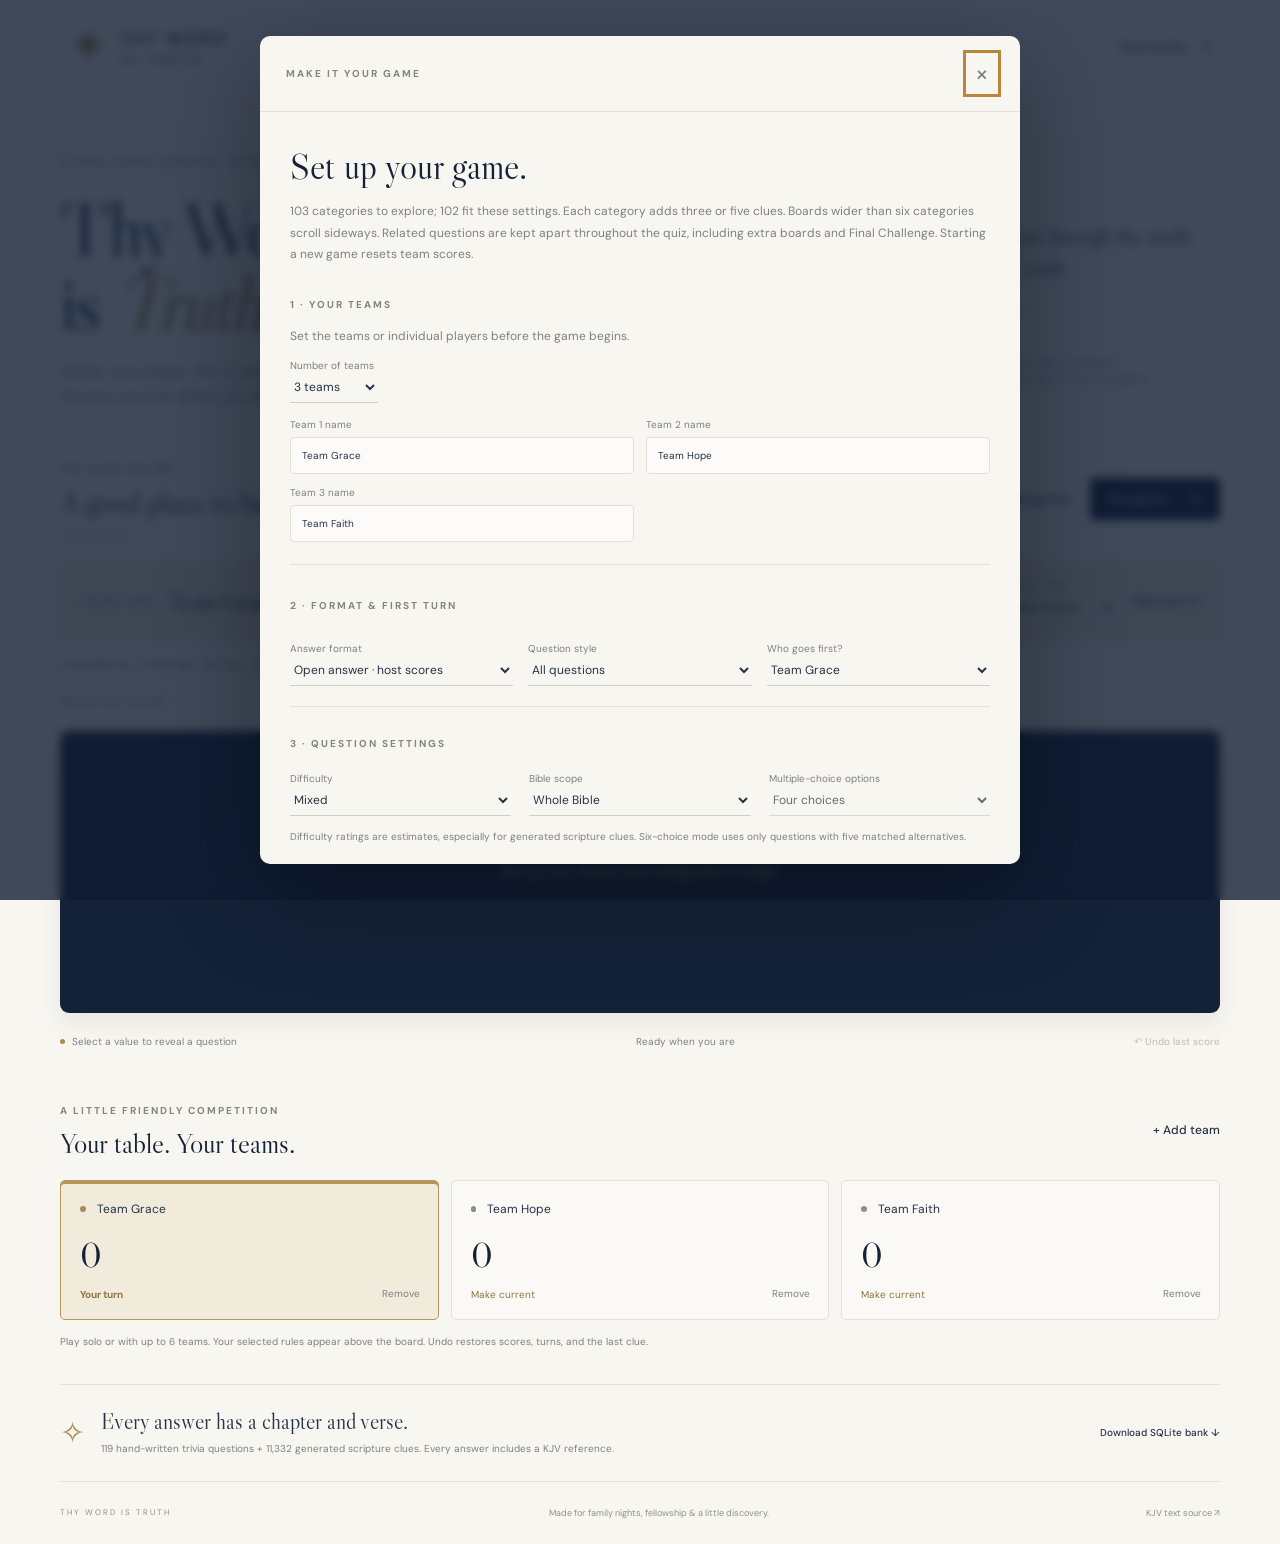
<file: index.html>
<!doctype html>
<html lang="en">
<head><meta charset="utf-8"><meta name="viewport" content="width=device-width, initial-scale=1"><meta name="theme-color" content="#111e32"><title>Thy Word Is Truth · A KJV Bible Trivia Game</title><meta name="description" content="A KJV Bible trivia game for family nights and fellowship. Choose categories, form teams, and explore thousands of Scripture questions."><link rel="stylesheet" href="style.css"><link rel="stylesheet" href="controls.css"><link rel="stylesheet" href="choices.css"><link rel="stylesheet" href="settings.css"><script src="vendor/sql-wasm.js" defer></script><script src="app.js" type="module"></script></head>
<body>
<header><a class="brand" href="./"><span class="brand-icon">✦</span><span>THY WORD<span class="brand-sub">IS TRUTH</span></span></a><span class="header-caption">A KJV Bible Trivia Game</span><button id="help" class="quiet">How to play <span>↗</span></button></header>
<main>
<section class="intro"><div><div class="eyebrow"><span class="dot"></span> KING JAMES VERSION · 66 BOOKS</div><h1>Thy Word<br>is <em>Truth.</em></h1><p>Gather your people. Pick a category.<br>See how much Scripture you know.</p></div><aside class="intro-aside"><div class="verse-mark">“</div><blockquote>Sanctify them through thy truth:<br>thy word is truth.</blockquote><span>JOHN 17:17 · KJV</span><div class="bank-stat"><strong id="bank-count">Loading…</strong><span>scripture questions<br>ready for your next game</span></div></aside></section>
<section class="game-section" aria-label="Game board"><div class="game-toolbar"><div><span class="eyebrow">THE GAME BOARD</span><h2 id="round-title">A good place to begin.</h2><span id="board-format" class="format-label">OPEN ANSWER</span></div><div class="toolbar-actions"><button id="choose-categories" class="quiet" disabled>Choose categories</button><button id="new-game" class="primary" disabled>New game <span>↻</span></button></div></div>
<div class="turn-banner"><div aria-live="polite"><span class="eyebrow">YOUR TURN</span><strong id="turn-name">Team Grace</strong><small id="turn-rule-note">Pick a clue. Turns rotate in team order.</small></div><div class="turn-controls"><label>Current team<select id="turn-select"></select></label><button id="next-turn" class="quiet">Next turn →</button></div></div>
<div id="rules-summary" class="rules-summary"></div><div class="game-status" id="game-status" hidden><strong id="game-status-text"></strong><button id="game-action" class="primary"></button></div><div class="host-toolbar"><button id="resume-clue" class="quiet" hidden>Resume current clue →</button><button id="review-answer" class="quiet" disabled>Review last answer</button><a id="open-player" class="quiet" href="player.html" target="_blank" rel="noopener" hidden>Open player display ↗</a><button id="public-reveal" class="quiet" hidden>Reveal last answer to players</button></div><div class="board-shell"><div id="board" class="board" aria-busy="true"><p class="loading">Opening the question bank…</p></div></div>
<div class="board-footer"><span><i class="gold-dot"></i> Select a value to reveal a question</span><span id="progress">0 / 30 played</span><button id="undo" class="quiet" disabled>↶ Undo last score</button></div>
</section>
<section class="teams-section"><div class="teams-heading"><div><span class="eyebrow">A LITTLE FRIENDLY COMPETITION</span><h2>Your table. Your teams.</h2></div><button id="add-team" class="quiet">+ Add team</button></div><div id="teams" class="teams"></div><p class="small-note">Play solo or with up to 6 teams. Your selected rules appear above the board. Undo restores scores, turns, and the last clue.</p></section>
<section class="bottom-note"><span class="note-icon">✧</span><div><h3>Every answer has a chapter and verse.</h3><p id="bank-description">Hand-written trivia and scripture clues, grounded in the King James Version.</p></div><a href="questions.sqlite" download class="quiet download">Download SQLite bank ↓</a></section>
</main>
<footer><span>THY WORD IS TRUTH</span><span>Made for family nights, fellowship & a little discovery.</span><a href="https://github.com/thiagobodruk/bible/blob/master/json/en_kjv.json" target="_blank" rel="noreferrer">KJV text source ↗</a></footer>
<dialog id="clue-dialog" aria-labelledby="clue-title"><div class="dialog-top"><span id="clue-meta" class="eyebrow"></span><button id="close-clue" class="icon-button" aria-label="Close question">×</button></div><div class="clue-body"><span id="clue-kind" class="pill"></span><p id="clue-turn" class="clue-turn"></p><div class="clue-tools"><span id="clue-timer" role="timer" aria-label="Time remaining"></span><button id="pause-clock" class="quiet" hidden>Pause timer</button><button id="hint-5050" class="quiet" hidden>50/50 hint</button></div><section id="daily-wager" class="wager-panel" hidden><h3>Bonus Wager</h3><p id="wager-limit"></p><label>Your wager<input id="wager-input" type="number" min="0" step="1" value="0"></label><p id="wager-error" role="alert"></p><button id="lock-wager" class="primary">Lock wager & reveal clue →</button></section><h2 id="clue-title"></h2><div id="choice-area" hidden><div id="mc-options" aria-label="Answer choices"></div><p id="mc-feedback" role="status"></p><div class="mc-actions"><button id="mc-pass" class="quiet">Pass · no score →</button><button id="mc-submit" class="primary" disabled>Lock in answer</button><button id="mc-next" class="primary" hidden>Next turn →</button></div></div><button id="reveal" class="primary">Reveal answer <span>↓</span></button><div id="answer-area" hidden><span class="eyebrow">THE ANSWER</span><h3 id="answer"></h3><details><summary id="reference"></summary><p id="evidence"></p></details><div id="manual-scoring" class="scoring"><label>Answering team<select id="answer-team"></select></label><div class="score-actions"><button id="wrong" class="wrong">Incorrect −</button><button id="right" class="primary">Correct +</button></div></div><button id="skip" class="quiet skip">No score · mark as played →</button></div></div></dialog>
<dialog id="help-dialog" aria-labelledby="help-title"><div class="dialog-top"><span class="eyebrow">WELCOME TO THE TABLE</span><button id="close-help" class="icon-button" aria-label="Close instructions">×</button></div><div class="help-body"><h2 id="help-title">Make the game your own.</h2><ol><li>Choose New game. Set team count, names, the starting team, answer format, and question style.</li><li>Select difficulty, Bible scope, and 1–12 categories. Short boards have three clues per category; full boards have five. Play-to-target keeps scores across fresh boards until a team reaches the target.</li><li>Choose no timer or 15, 30, or 60 seconds. Opening a clue starts its timer; closing the dialog does not reset it. Pause while judging a spoken answer. A timeout counts as incorrect.</li><li>Choose full, half, or zero wrong-answer penalties. Rotating turns end the clue after any result. Winner-keeps-control retains a correct team's turn. Steals give every team at most one attempt; a correct team takes control.</li><li>In multiple choice, select four or six options, choose an answer, Lock in answer, then apply the score. Optional 50/50 leaves two choices and can be used once per team per game. The final round has no hints.</li><li>Bonus Wagers require a wager before the question appears and are exclusive to the selecting team. The maximum is the larger of its score and the highest board value. A pass loses the wager.</li><li>Final Challenge locks all wagers before revealing its question. Each team may wager 0 up to its positive score. Teams write responses privately; the host records and reviews them, then applies final scores. Wagers always gain or lose their full amount, even when normal penalties are off.</li><li>Enable Host mode, then click Open player display. Move that window to a projector or second screen on this computer. It receives the board, questions, choices, scores, and timer. Answers stay private until Reveal last answer to players. Use host mode for private answer checking during steals.</li></ol><p>Review last answer shows the answer and KJV reference after a clue ends. Undo restores the last score and previous turn; it can also undo final scoring. The bank contains hand-written trivia and generated scripture clues; difficulty ratings are estimates. New games reset scores and hints while retaining question history.</p><button id="reset-history" class="quiet">Clear question history</button></div></dialog>
<dialog id="setup-dialog" aria-labelledby="setup-title"><div class="dialog-top"><span class="eyebrow">MAKE IT YOUR GAME</span><button id="close-setup" class="icon-button" aria-label="Close game setup">×</button></div><div class="setup-body"><h2 id="setup-title">Set up your game.</h2><p><span id="category-library-size">Explore themes and books of the Bible.</span> Each category adds three or five clues. Boards wider than six categories scroll sideways. Related questions are kept apart throughout the quiz, including extra boards and Final Challenge. Starting a new game resets team scores.</p><section class="setup-team-section"><h3 class="eyebrow">1 · YOUR TEAMS</h3><p>Set the teams or individual players before the game begins.</p><label class="setup-team-count-label">Number of teams<select id="setup-team-count"><option value="1">1 · Solo</option><option value="2">2 teams</option><option value="3">3 teams</option><option value="4">4 teams</option><option value="5">5 teams</option><option value="6">6 teams</option></select></label><div id="setup-team-names"></div></section><h3 class="eyebrow">2 · FORMAT & FIRST TURN</h3><div class="setup-controls"><label>Answer format<select id="answer-mode"><option value="open">Open answer · host scores</option><option value="choice">Multiple choice</option></select></label><label>Question style<select id="bank-mode"><option value="mixed">All questions</option><option value="trivia">Factual trivia only</option><option value="scripture">All scripture clues</option><option value="verse">Verse completion only</option><option value="people">Names & places only</option><option value="number">Numbers in passages only</option></select></label><label>Who goes first?<select id="starting-team"></select></label></div><section class="settings-section"><h3 class="eyebrow">3 · QUESTION SETTINGS</h3><div class="settings-grid"><label>Difficulty<select id="rule-difficulty"><option value="mixed">Mixed</option><option value="easy">Easy · levels 1–2</option><option value="hard">Hard · levels 3–4</option><option value="expert">Expert · level 5 only</option></select></label><label>Bible scope<select id="rule-scope"><option value="all">Whole Bible</option><option value="old">Old Testament</option><option value="new">New Testament</option><option value="selected">Selected books</option></select></label><label>Multiple-choice options<select id="rule-choiceCount"><option value="4">Four choices</option><option value="6">Six choices · harder</option></select></label></div><p class="settings-note">Difficulty ratings are estimates, especially for generated scripture clues. Six-choice mode uses only questions with five matched alternatives.</p><div id="book-scope-panel" hidden><div class="picker-toolbar"><strong>Choose Bible books</strong><div><button id="books-all" class="quiet">Select all</button><button id="books-none" class="quiet">Clear books</button></div></div><div id="scope-books" class="scope-books"></div></div></section><section class="settings-section"><h3 class="eyebrow">4 · GAME RULES</h3><div class="settings-grid"><label>Answer timer<select id="rule-timerSeconds"><option value="0">No timer</option><option value="15">15 seconds</option><option value="30">30 seconds</option><option value="60">60 seconds</option></select></label><label>Wrong-answer penalty<select id="rule-penalty"><option value="full">Deduct full clue value</option><option value="half">Deduct half clue value</option><option value="none">No deduction</option></select></label><label>Turn rules<select id="rule-turnRule"><option value="rotate">Rotate every turn</option><option value="winner">Correct team keeps control</option><option value="steal">Other teams may steal</option></select></label><label>Game length<select id="rule-length"><option value="short">Short · 3 clues per category</option><option value="full">Full · 5 clues per category</option><option value="target">Play to a target score</option></select></label><label id="target-score-label" hidden>Target score<input id="rule-targetScore" type="number" min="200" max="100000" step="100" value="3000"></label><label>Bonus Wagers per board<select id="rule-dailyDoubles"><option value="0">Off</option><option value="1">One</option><option value="2">Two</option></select></label></div><div class="settings-checks"><label><input id="rule-hint5050" type="checkbox"> Allow one 50/50 hint per team per game</label><label><input id="rule-finale" type="checkbox"> Finish with Final Challenge</label><label><input id="rule-hostMode" type="checkbox"> Host mode · separate player display</label></div><p class="settings-note">50/50 leaves two choices. Timers count a timeout as incorrect; pause while judging a spoken answer. Steals give each team one attempt. Wagers always gain or lose the full amount, regardless of the penalty setting. Final Challenge uses private written answers recorded by the host; 50/50 is unavailable in the final.</p><p class="settings-note">Host mode opens a second window in the same browser on this computer. Move it to your projector; answers stay on the host screen until you explicitly reveal them.</p></section><p id="choice-bank-note" class="choice-bank-note" hidden></p><h3 class="eyebrow">5 · YOUR CATEGORIES</h3><label class="search-label">Find a category<input id="category-search" type="search" placeholder="Search themes or Bible books"></label><div class="picker-toolbar"><span id="category-count" role="status"></span><div><button id="default-categories" class="quiet">Use default six</button><button id="clear-categories" class="quiet">Clear</button></div></div><p class="picker-note">Choose any 1–12 categories from the library below. Dimmed options need more questions with the selected filters.</p><div id="category-options"></div><p id="category-error" role="alert"></p><div class="setup-footer"><button id="start-game" class="primary">Start game →</button></div></div></dialog>
<dialog id="review-dialog" aria-labelledby="review-title"><div class="dialog-top"><span class="eyebrow">ANSWER REVIEW</span><button id="close-review" class="icon-button" aria-label="Close answer review">×</button></div><div class="clue-body"><h2 id="review-title"></h2><h3 id="review-correct"></h3><p id="review-reference"></p><p id="review-evidence"></p></div></dialog><dialog id="final-dialog" aria-labelledby="final-title"><div class="dialog-top"><span class="eyebrow">FINAL CHALLENGE</span><button id="close-final" class="icon-button" aria-label="Close Final Challenge">×</button></div><div class="final-body"><h2 id="final-title">One final question.</h2><p id="final-stage-note"></p><div class="clue-tools"><span id="final-timer" role="timer" aria-label="Final time remaining"></span><button id="pause-final" class="quiet" hidden>Pause timer</button></div><h3 id="final-question" hidden></h3><div id="final-choices"></div><div id="final-entries"></div><div id="final-answer" hidden><span class="eyebrow">THE ANSWER</span><h3 id="final-correct"></h3><p id="final-reference"></p><p id="final-evidence"></p></div><p id="final-error" role="alert"></p><button id="final-action" class="primary"></button></div></dialog><div id="toast" role="status" aria-live="polite"></div>
</body></html>
</file>
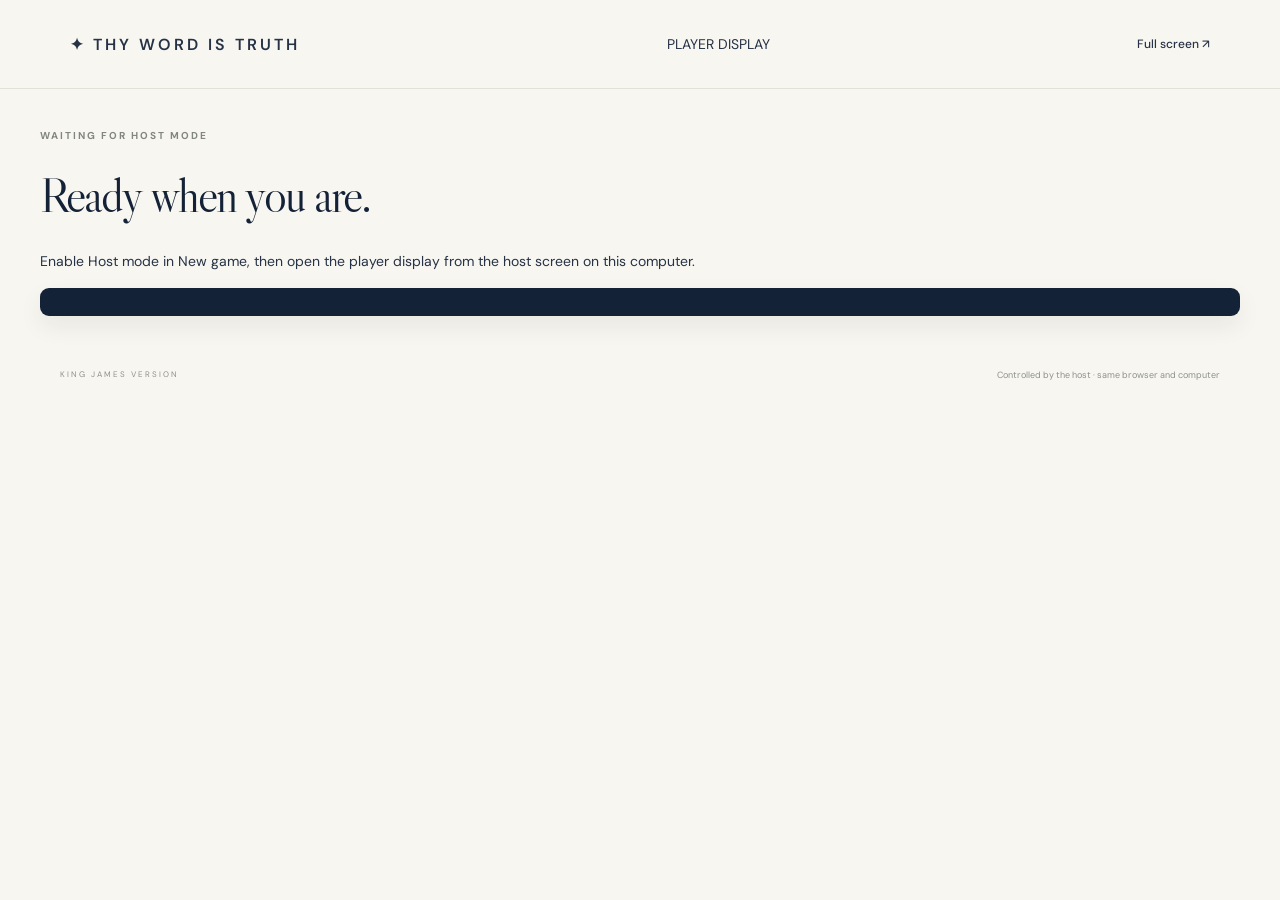
<file: player.html>
<!doctype html><html lang="en"><head><meta charset="utf-8"><meta name="viewport" content="width=device-width,initial-scale=1"><title>Thy Word Is Truth · Player Display</title><link rel="stylesheet" href="style.css"><link rel="stylesheet" href="player.css"><script type="module" src="player.js"></script></head><body><header><span class="brand">✦ THY WORD IS TRUTH</span><span>PLAYER DISPLAY</span><button id="fullscreen" class="quiet">Full screen ↗</button></header><main class="player-main"><div class="player-heading"><span id="player-status" class="eyebrow">WAITING FOR THE HOST</span><span id="player-timer" role="timer"></span></div><section id="player-question" hidden><p id="player-category" class="eyebrow"></p><h1 id="player-prompt"></h1><div id="player-options"></div><div id="player-answer-area" hidden><span class="eyebrow">THE ANSWER</span><h2 id="player-answer"></h2><p id="player-reference"></p></div></section><section id="player-board-area"><h1 id="player-message">Ready when you are.</h1><p id="player-instructions">Enable Host mode in New game, then open the player display from the host screen on this computer.</p><div class="board-shell"><div id="player-board" class="board"></div></div></section><section id="player-teams" class="player-teams"></section></main><footer><span>KING JAMES VERSION</span><span>Controlled by the host · same browser and computer</span></footer></body></html>
</file>
<file: style.css>
@import url('https://fonts.googleapis.com/css2?family=DM+Sans:wght@400;500;600;700&family=Libre+Caslon+Display&display=swap');
:root{--navy:#142238;--ink:#263246;--muted:#7c817f;--paper:#f8f6f0;--gold:#e4bd72;--line:#e2e1d8;--serif:'Libre Caslon Display',Georgia,serif;--sans:'DM Sans',Arial,sans-serif}*{box-sizing:border-box}body{margin:0;background:var(--paper);color:var(--ink);font:14px var(--sans)}button,select,input{font:inherit}button,a,select{touch-action:manipulation}button{cursor:pointer}button:disabled{cursor:default;opacity:.42}a{color:inherit;text-decoration:none}button:focus-visible,a:focus-visible,select:focus-visible,input:focus-visible,summary:focus-visible{outline:3px solid #b8873b;outline-offset:4px}header{max-width:1440px;margin:auto;padding:26px 5.5%;display:flex;align-items:center;justify-content:space-between;border-bottom:1px solid var(--line)}.brand{display:flex;align-items:center;gap:12px;font-size:16px;letter-spacing:3px;font-weight:600}.brand-icon{font-size:42px;line-height:1;color:#b28a45}.brand-sub{display:block;font-size:10px;letter-spacing:5px;margin-top:4px}.header-caption{color:var(--muted);font-size:12px}.quiet{border:0;background:none;color:var(--ink);padding:10px 0;font-size:12px;font-weight:500}.quiet span{margin-left:12px}main{max-width:1240px;margin:0 auto;padding:0 40px}.intro{display:flex;align-items:center;justify-content:space-between;padding:55px 0 49px;gap:30px}.eyebrow{font-size:10px;letter-spacing:2px;font-weight:700;color:#81867e;display:inline-flex;align-items:center;gap:8px}.dot{width:6px;height:6px;background:#8a9b80;border-radius:50%}h1{font:76px/.98 var(--serif);letter-spacing:-2px;color:var(--navy);margin:24px 0 18px}h1 em{font-weight:400;color:#9a7844}p{line-height:1.8}.intro p{color:var(--muted);font-size:14px;margin:0}.intro-aside{width:330px;padding:12px 0 0 36px;border-left:1px solid var(--line)}.verse-mark{font:65px/.65 var(--serif);color:#c6aa7c}blockquote{font:23px/1.4 var(--serif);margin:0 0 15px}.intro-aside>span{font-size:9px;letter-spacing:1.8px;color:var(--muted)}.bank-stat{display:flex;gap:17px;align-items:center;margin-top:32px}.bank-stat strong{font:36px var(--serif);color:#9a7844}.bank-stat span{font-size:10px;line-height:1.6;color:var(--muted)}.game-toolbar{display:flex;justify-content:space-between;align-items:center;margin-bottom:21px}h2{font:30px var(--serif);font-weight:400;margin:8px 0 0;color:var(--navy)}.toolbar-actions{display:flex;gap:20px;align-items:center}.select-label{font-size:9px;text-transform:uppercase;letter-spacing:1px;color:var(--muted)}select{display:block;background:transparent;border:0;border-bottom:1px solid #cacfc7;padding:6px 21px 6px 0;color:var(--ink);font-size:12px;max-width:100%}.primary{border:1px solid var(--navy);background:var(--navy);color:white;padding:12px 18px;border-radius:4px;font-size:12px}.primary span{margin-left:20px}.primary:hover{background:#263e5b}.board-shell{background:var(--navy);border-radius:9px;padding:14px;box-shadow:0 10px 25px #14223812}.board{display:grid;grid-template-columns:repeat(6,minmax(0,1fr));gap:8px}.category{font-size:10px;line-height:1.5;text-transform:uppercase;letter-spacing:1.1px;color:#e6e8e9;min-height:55px;display:flex;align-items:center;justify-content:center;text-align:center;padding:5px 8px}.tile{background:#20324c;border:1px solid #35445a;border-radius:4px;color:var(--gold);font:32px var(--serif);min-height:85px;transition:background .15s,transform .15s}.tile:hover:not(:disabled){background:#304665;transform:translateY(-2px);border-color:#8c8269}.tile.played{background:#15243a;border-color:#243249;color:#5b695f;font:18px var(--sans)}.board-footer{display:flex;justify-content:space-between;align-items:center;font-size:10px;color:var(--muted);padding:12px 0}.board-footer>span:first-child{display:flex;align-items:center;gap:7px}.gold-dot{width:5px;height:5px;border-radius:50%;background:#b28a45}.board-footer .quiet{font-size:10px;color:var(--muted)}.teams-section{margin:30px 0 33px}.teams-heading{display:flex;align-items:center;justify-content:space-between;margin-bottom:20px}.teams-heading h2{font-size:28px}.teams{display:grid;grid-template-columns:repeat(3,1fr);gap:12px}.team{border:1px solid var(--line);border-radius:5px;padding:17px 19px;position:relative;background:#ffffff4d}.team-top{display:flex;align-items:center;gap:8px}.team-marker{width:6px;height:6px;border-radius:50%;background:var(--team-color)}.team input{width:100%;border:0;background:none;font-size:12px;color:var(--ink);padding:3px}.team input:hover{background:#edece4}.team-score{font:35px var(--serif);color:var(--navy);display:block;margin:13px 0 0}.team .remove-team{position:absolute;right:12px;bottom:18px;font-size:10px;color:var(--muted);border:0;background:none}.small-note{font-size:10px;color:var(--muted);margin:13px 0}.bottom-note{padding:23px 0;border-top:1px solid var(--line);border-bottom:1px solid var(--line);display:flex;gap:16px;align-items:center}.note-icon{font-size:30px;color:#a98c54}.bottom-note h3{font:22px var(--serif);margin:0 0 5px}.bottom-note p{font-size:10px;color:var(--muted);margin:0;max-width:690px}.download{margin-left:auto;white-space:nowrap;font-size:10px}footer{max-width:1240px;padding:25px 40px;margin:0 auto;display:flex;justify-content:space-between;font-size:9px;color:#8d918a}footer>span:first-child{letter-spacing:2px;font-size:8px}dialog{background:var(--paper);border:0;border-radius:10px;padding:0;width:min(760px,94vw);max-height:92vh;color:var(--ink);box-shadow:0 30px 100px #0005}dialog::backdrop{background:#0e1b31c9;backdrop-filter:blur(5px)}.dialog-top{padding:21px 26px;border-bottom:1px solid var(--line);display:flex;align-items:center;justify-content:space-between}.icon-button{border:0;background:none;color:var(--muted);font-size:25px;padding:0 5px}.clue-body{padding:28px 40px 35px;text-align:center}.pill{font-size:9px;letter-spacing:1.5px;text-transform:uppercase;border:1px solid #d4d4c4;padding:5px 10px;border-radius:20px;color:#8b815e;display:inline-block}#clue-title{white-space:pre-line;font:29px/1.45 var(--serif);margin:25px 0 30px}#answer-area h3{font:37px/1.2 var(--serif);color:#967340;margin:12px 0 22px}details{text-align:left;border:1px solid var(--line);border-radius:5px;padding:14px 18px;margin-bottom:25px}summary{font-size:11px;cursor:pointer;color:#7f6f4d}#evidence{font:16px/1.7 Georgia,serif;white-space:pre-line}.scoring{border-top:1px solid var(--line);padding-top:20px;display:flex;align-items:center;justify-content:space-between;gap:15px}.scoring label{font-size:10px;text-align:left;color:var(--muted)}.score-actions{display:flex;gap:10px}.wrong{background:none;border:1px solid #c9b9ae;color:#9c6249;padding:12px 18px;border-radius:4px;font-size:12px}.skip{margin-top:15px;color:var(--muted)}.help-body{padding:25px 35px 35px}.help-body h2{font-size:34px}.help-body li{line-height:1.8;margin:10px 0}.help-body p{font-size:12px;color:var(--muted)}#toast{position:fixed;bottom:24px;left:50%;transform:translateX(-50%);background:var(--navy);color:white;border-radius:5px;box-shadow:0 5px 25px #0003;padding:12px 20px;display:none;font-size:12px;z-index:5}.loading{grid-column:1/-1;text-align:center;color:var(--gold);padding:100px 20px}button.active-team{background:#f0ebdf}@media(min-width:1500px){main{padding-top:12px}.intro{padding-top:70px;padding-bottom:65px}}@media(max-width:760px){header{padding:20px}.header-caption{display:none}main{padding:0 20px}.intro{padding:37px 0}.intro-aside{width:230px;padding-left:22px}h1{font-size:57px}.intro p{font-size:12px}blockquote{font-size:20px}.bank-stat strong{font-size:29px}.bank-stat{gap:10px}.board-shell{padding:8px}.board{gap:5px}.category{font-size:8px;letter-spacing:.3px;padding:3px;min-height:52px}.tile{font-size:25px;min-height:65px}.game-toolbar h2{font-size:25px}.toolbar-actions{gap:10px}.primary{padding:11px}.primary span{margin-left:9px}.bottom-note{flex-wrap:wrap}.download{margin-left:46px}footer{padding:25px 20px;gap:20px}footer>span:nth-child(2){display:none}}@media(max-width:480px){.intro-aside{display:none}h1{font-size:65px}.intro{padding-bottom:35px}.game-toolbar{align-items:flex-end;gap:8px}.game-toolbar h2{font-size:22px}.toolbar-actions{flex-direction:column;align-items:stretch;gap:7px}.select-label{font-size:8px}.primary{font-size:10px}.eyebrow{font-size:8px;letter-spacing:1.3px}.category{font-size:7px}.tile{font-size:22px;min-height:62px}.board-shell{margin:0 -10px}.teams{grid-template-columns:1fr 1fr}.team{padding:13px}.teams-heading h2{font-size:24px}.board-footer{font-size:8px;gap:8px}.board-footer .quiet{font-size:8px}.clue-body{padding:25px 22px}#clue-title{font-size:25px}.scoring{flex-direction:column;align-items:stretch}.scoring label select{width:100%}.score-actions{justify-content:center}.score-actions button{flex:1}.bottom-note h3{font-size:20px}}
</file>
<file: controls.css>
.turn-banner{display:flex;align-items:center;justify-content:space-between;padding:17px 21px;border:1px solid #d9ccb4;border-radius:6px;margin-bottom:15px;background:#eee8da}.turn-banner>div:first-child{display:flex;align-items:center;gap:13px;flex-wrap:wrap}.turn-banner strong{font:24px var(--serif);color:var(--navy)}.turn-banner small{font-size:10px;color:#817760}.turn-controls{display:flex;gap:18px;align-items:center}.turn-controls label,.setup-controls label,.search-label{font-size:10px;color:var(--muted)}.turn-controls select{min-width:100px}.current-team{border-color:#b3955d;background:#f1ebdc;box-shadow:inset 0 3px #b3955d}.team-turn{border:0;background:none;padding:0;margin-top:12px;color:#8f7444;font-size:10px}.current-team .team-turn{font-weight:700}.clue-turn{font-size:12px;color:#927647;margin:19px 0 0}.setup-body{padding:24px 30px}.setup-body h2{font-size:36px}.setup-body>p{font-size:12px;color:var(--muted)}.setup-controls{display:flex;gap:30px;margin:20px 0}.setup-controls label{flex:1}.setup-controls select{width:100%}.search-label{display:block}.search-label input{display:block;width:100%;padding:12px;border:1px solid var(--line);border-radius:4px;margin:7px 0 15px;background:#fff9}.picker-toolbar{display:flex;justify-content:space-between;align-items:center;gap:10px}.picker-toolbar>span{font-size:11px;color:#8f7444}.picker-toolbar>div{display:flex;gap:15px}.picker-note{font-size:10px!important;margin-top:0}#category-options{max-height:330px;overflow:auto;border:1px solid var(--line);border-radius:5px;padding:12px}.category-group h3{margin:6px 0 12px}.category-list{display:grid;grid-template-columns:1fr 1fr;gap:8px;margin-bottom:18px}.category-option{display:flex;align-items:center;gap:8px;border:1px solid var(--line);border-radius:4px;padding:10px;font-size:11px;cursor:pointer;background:#fff5}.category-option:has(input:checked){border-color:#b3955d;background:#f1ebdc}.category-option small{margin-left:auto;font-size:9px;color:var(--muted);white-space:nowrap}.category-option input{accent-color:#9a7844}.category-option.unavailable{opacity:.45}.setup-footer{display:flex;justify-content:flex-end;margin-top:16px}#category-error{color:#a24d37;font-size:12px}@media(max-width:760px){.turn-banner{align-items:flex-start;gap:12px}.turn-banner>div:first-child{gap:7px}.turn-banner small{width:100%}.turn-controls{gap:10px}.turn-controls .quiet{white-space:nowrap}.turn-banner strong{font-size:22px}}@media(max-width:480px){.turn-banner{padding:13px;flex-wrap:wrap}.turn-controls{width:100%;justify-content:space-between}.turn-controls label{display:flex;align-items:center;gap:12px}.turn-controls select{padding:5px}.setup-body{padding:20px}.category-list{grid-template-columns:1fr}.picker-toolbar{align-items:flex-start;flex-direction:column}.setup-controls{gap:15px}.game-toolbar .quiet{font-size:10px}}
.board-shell{overflow-x:auto}.setup-team-section{border-bottom:1px solid var(--line);padding:10px 0 22px;margin:5px 0 24px}.setup-team-section p{font-size:12px;color:var(--muted);margin-top:5px}.setup-team-count-label,.setup-team-label{font-size:10px;color:var(--muted)}.setup-team-count-label{display:block;max-width:220px}#setup-team-names{display:grid;grid-template-columns:repeat(2,minmax(0,1fr));gap:12px;margin-top:15px}.setup-team-label input{display:block;width:100%;background:#fff9;border:1px solid var(--line);border-radius:4px;padding:11px;margin-top:6px;color:var(--ink)}@media(max-width:480px){#setup-team-names{grid-template-columns:1fr}}
</file>
<file: choices.css>
.format-label{display:block;font-size:8px;letter-spacing:1.4px;color:#9a7844;margin-top:9px}.setup-controls{flex-wrap:wrap;gap:15px}.setup-controls label{min-width:160px}.choice-bank-note{padding:10px 13px;background:#ede8da;border-radius:4px;border:1px solid #d9ccb4}.choice-bank-note[hidden]{display:none}#mc-options{display:grid;grid-template-columns:1fr 1fr;gap:10px;margin:0 0 18px}.mc-option{display:flex;align-items:center;gap:11px;text-align:left;padding:14px;background:#fff8;border:1px solid var(--line);border-radius:5px;color:var(--ink);min-height:65px;font-size:14px;line-height:1.5}.mc-option:hover:not(:disabled){border-color:#b3955d;background:#f1ebdc}.mc-letter{border:1px solid #d2c8b3;border-radius:4px;min-width:27px;height:27px;display:flex;align-items:center;justify-content:center;font-size:11px;color:#967340}.mc-option.selected{border:2px solid #a08755;background:#eee8da;padding:13px}.mc-option.is-correct{border-color:#58745d;background:#e5eee2;opacity:1}.mc-option.is-correct .mc-letter{background:#58745d;color:white}.mc-option.is-wrong{border-color:#a15e47;background:#f2e4dd;opacity:1}.mc-option.is-wrong .mc-letter{background:#a15e47;color:white}.mc-option:disabled{opacity:.6}.mc-actions{display:flex;justify-content:space-between;align-items:center;gap:12px;margin-bottom:22px}#mc-feedback{font-size:12px;color:#796640;margin:10px 0 15px}.mc-actions button[hidden]{display:none}#choice-area[hidden]{display:none}#manual-scoring[hidden]{display:none}@media(max-width:480px){#mc-options{grid-template-columns:1fr}.mc-option{min-height:55px}.mc-actions{flex-wrap:wrap}.setup-controls label{min-width:130px}}
.mc-option.is-correct:disabled,.mc-option.is-wrong:disabled{opacity:1}
</file>
<file: settings.css>
.settings-section{border-top:1px solid var(--line);padding:20px 0 4px;margin:18px 0}.settings-grid{display:grid;grid-template-columns:repeat(3,minmax(0,1fr));gap:18px;margin:12px 0}.settings-grid>label{font-size:10px;color:var(--muted)}.settings-grid select{width:100%}.settings-grid input,.wager-panel input,.final-entry input,.final-entry select{display:block;width:100%;background:#fff9;border:1px solid var(--line);border-radius:4px;padding:9px;margin-top:7px;color:var(--ink)}.settings-note{font-size:10px;color:var(--muted);line-height:1.7}.settings-checks{display:grid;gap:12px;margin:22px 0;font-size:12px}.settings-checks input,.scope-books input{accent-color:#967340;margin-right:8px}.scope-books{display:grid;grid-template-columns:repeat(3,minmax(0,1fr));max-height:180px;overflow:auto;gap:11px;padding:15px;border:1px solid var(--line);border-radius:4px;font-size:11px}.rules-summary{font-size:10px;line-height:1.7;color:#8f7448;margin:10px 0}.host-toolbar{display:flex;flex-wrap:wrap;gap:18px;margin:6px 0 12px}.game-status{background:#ede8da;border:1px solid #d1be98;padding:18px;border-radius:5px;display:flex;align-items:center;justify-content:space-between;gap:15px;margin:12px 0}.game-status[hidden],.host-toolbar [hidden],.settings-grid [hidden],#book-scope-panel[hidden],#target-score-label[hidden]{display:none}.clue-tools{display:flex;justify-content:center;align-items:center;gap:18px;margin:10px 0}.clue-tools [hidden]{display:none}.clue-tools [role=timer]{font-variant-numeric:tabular-nums;color:#967340;font-weight:600}.clue-tools .expired{color:#a15e47}.wager-panel{background:#eee8da;border:1px solid #d1be98;border-radius:5px;padding:25px;margin:24px 0}.wager-panel h3{font:35px var(--serif);margin:5px}.wager-panel label{display:block;font-size:12px;max-width:240px;margin:20px auto}.wager-panel[hidden]{display:none}#wager-error,#final-error{color:#a15e47;font-size:12px}#review-correct,#final-correct{font:32px var(--serif);color:#967340}#review-evidence,#final-evidence{white-space:pre-line;font:15px/1.8 Georgia,serif;text-align:left}.final-body{padding:25px 30px}.final-body>h2{font-size:36px}.final-body>p{font-size:12px;line-height:1.7;color:var(--muted)}#final-question{font:27px/1.4 var(--serif);white-space:pre-line}.final-entry{border:1px solid var(--line);padding:15px;border-radius:5px;margin:12px 0}.final-entry h4{margin:0 0 5px}.final-entry label{font-size:11px;color:var(--muted);display:block}.final-entry small{font-size:10px;color:var(--muted)}#final-choices{font-size:13px;line-height:1.8}.mc-option.removed{opacity:.3;text-decoration:line-through}.mc-option.removed:disabled{opacity:.3}.team-hint{display:block;font-size:9px;color:var(--muted);margin-top:7px}.final-body [hidden],.clue-body>button[hidden]{display:none}.choice-actions-note{font-size:11px;color:var(--muted)}@media(max-width:650px){.settings-grid{grid-template-columns:1fr 1fr}.scope-books{grid-template-columns:1fr 1fr}.game-status{align-items:flex-start;flex-direction:column}.clue-tools{gap:12px}.final-body{padding:22px}.host-toolbar{gap:12px}}@media(max-width:380px){.settings-grid{grid-template-columns:1fr}}
</file>
<file: player.css>
.player-main{max-width:1500px;padding-top:28px}.player-heading{display:flex;justify-content:space-between;align-items:center;margin:12px 0 30px}#player-timer{font:32px var(--serif);color:#967340}#player-message{font-size:48px;margin:20px 0 30px}#player-prompt{font:46px/1.25 var(--serif);white-space:pre-line;letter-spacing:0;margin:20px 0 35px}.player-teams{display:flex;gap:15px;flex-wrap:wrap;margin-top:28px}.player-team{border:1px solid var(--line);padding:16px 24px;border-radius:5px;flex:1;min-width:140px}.player-team.current{background:#eee8da;border-color:#b3955d}.player-team h3{font-size:13px;font-weight:400;margin:0 0 12px}.player-team strong{font:36px var(--serif)}#player-options{display:grid;grid-template-columns:1fr 1fr;gap:13px}.player-option{border:1px solid #cfc9b9;border-radius:5px;padding:20px;font-size:24px;line-height:1.4;background:#fff8}.player-option.removed{opacity:.3;text-decoration:line-through}.board-shell{overflow-x:auto}.player-tile{display:flex;align-items:center;justify-content:center}#player-answer{font:44px var(--serif);color:#967340}#player-answer-area{border-top:1px solid var(--line);margin-top:30px;padding-top:25px}#player-question[hidden],#player-board-area[hidden],#player-answer-area[hidden]{display:none}@media(max-width:700px){#player-prompt{font-size:30px}.player-option{font-size:18px;padding:14px}.player-main{padding-top:15px}header .brand{font-size:11px;letter-spacing:1px}header>span:nth-child(2){display:none}}
</file>
